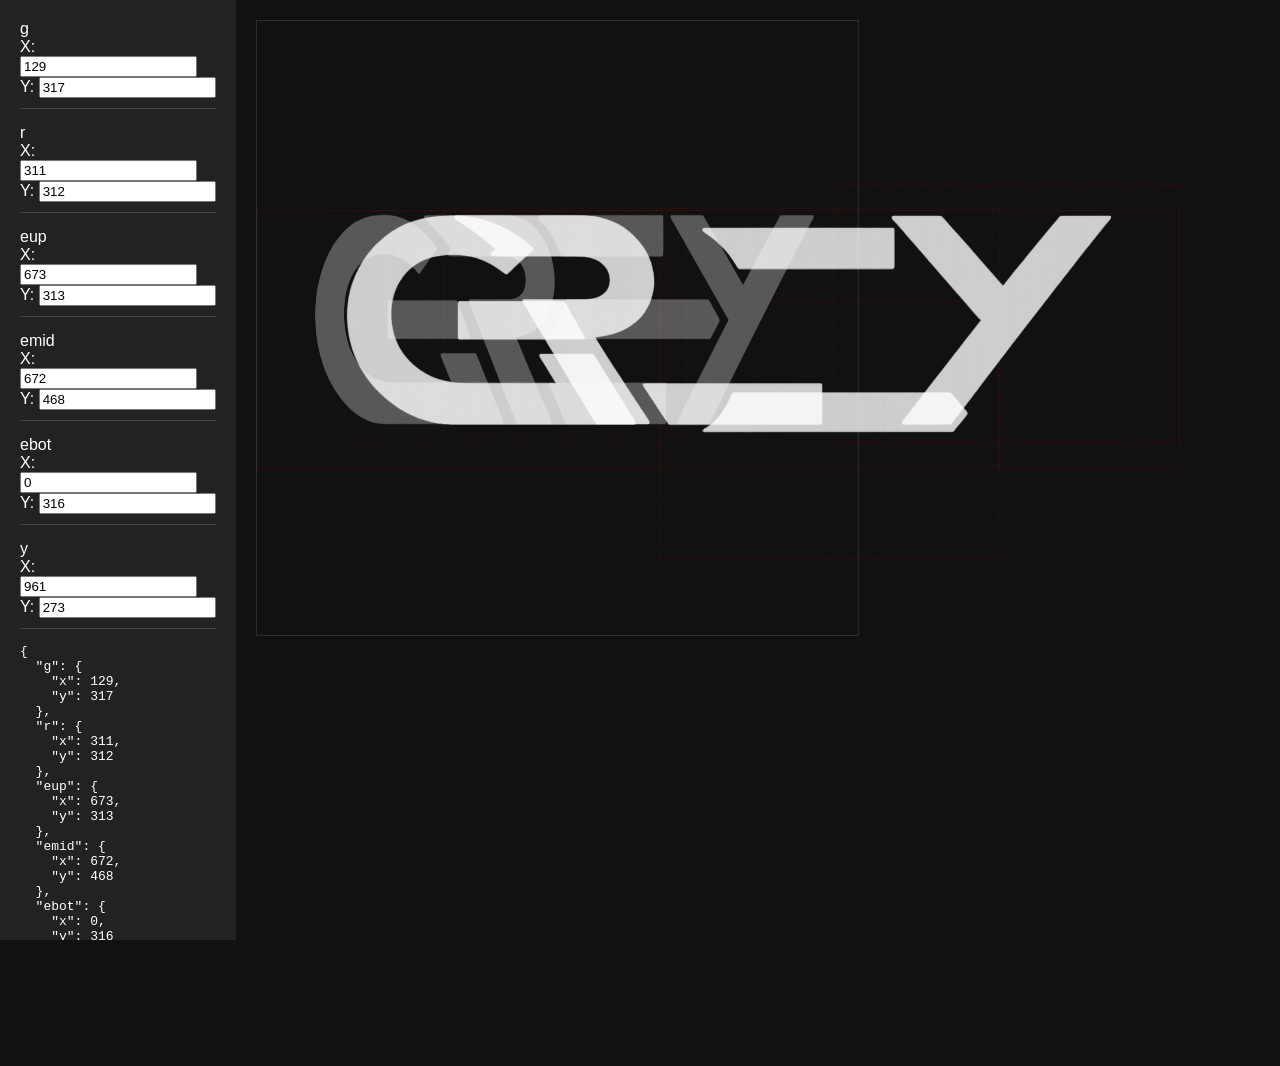
<file: align.html>
<!DOCTYPE html>
<html>
<head>
<style>
  body { background: #111; color: white; margin: 0; font-family: sans-serif; display: flex;}
  #workspace {
    position: relative;
    width: 1536px;
    height: 1024px;
    border: 1px solid #444;
    transform: scale(0.6);
    transform-origin: top left;
    margin: 20px;
  }
  .target {
    position: absolute; top:0; left:0; width:100%; height:100%;
    opacity: 0.3; pointer-events: none;
  }
  .piece { position: absolute; opacity: 0.8; mix-blend-mode: screen; border: 1px dashed rgba(255,0,0,0.3); }
  #controls { padding: 20px; background: #222; max-height: 100vh; overflow-y: auto; width: 300px;}
  .control-group { margin-bottom: 15px; border-bottom: 1px solid #444; padding-bottom: 10px;}
  input[type=range] { width: 100%; }
</style>
</head>
<body>
  <div id="controls"></div>
  <div id="workspace">
    <img src="assets/logo/actual logo.png" class="target">
  </div>
  <script>
    const pieces = [
      {id: "g", src: "g.png", x: 129, y: 317},
      {id: "r", src: "r.png", x: 311, y: 312},
      {id: "eup", src: "e.up.png", x: 673, y: 313},
      {id: "emid", src: "e.middle.png", x: 672, y: 468},
      {id: "ebot", src: "e.bottom.png", x: 0, y: 316},
      {id: "y", src: "y.png", x: 961, y: 273}
    ];

    const ws = document.getElementById('workspace');
    const ct = document.getElementById('controls');

    pieces.forEach(p => {
      // Create img
      const img = document.createElement('img');
      img.src = "assets/logo/" + p.src;
      img.className = "piece";
      img.id = "img-" + p.id;
      img.style.left = p.x + "px";
      img.style.top = p.y + "px";
      ws.appendChild(img);

      // Create controls
      const cg = document.createElement('div');
      cg.className = "control-group";
      cg.innerHTML = `
        <label>${p.id}</label><br>
        X: <input type="number" id="x-${p.id}" value="${p.x}"><br>
        Y: <input type="number" id="y-${p.id}" value="${p.y}"><br>
      `;
      ct.appendChild(cg);

      document.getElementById("x-"+p.id).addEventListener('input', (e) => {
        img.style.left = e.target.value + "px";
        dump();
      });
      document.getElementById("y-"+p.id).addEventListener('input', (e) => {
        img.style.top = e.target.value + "px";
        dump();
      });
    });

    const dumpDiv = document.createElement('pre');
    ct.appendChild(dumpDiv);

    function dump() {
      const res = {};
      pieces.forEach(p => {
        res[p.id] = {
           x: parseInt(document.getElementById("x-"+p.id).value),
           y: parseInt(document.getElementById("y-"+p.id).value)
        };
      });
      dumpDiv.innerText = JSON.stringify(res, null, 2);
    }
    dump();
  </script>
</body>
</html>
</file>
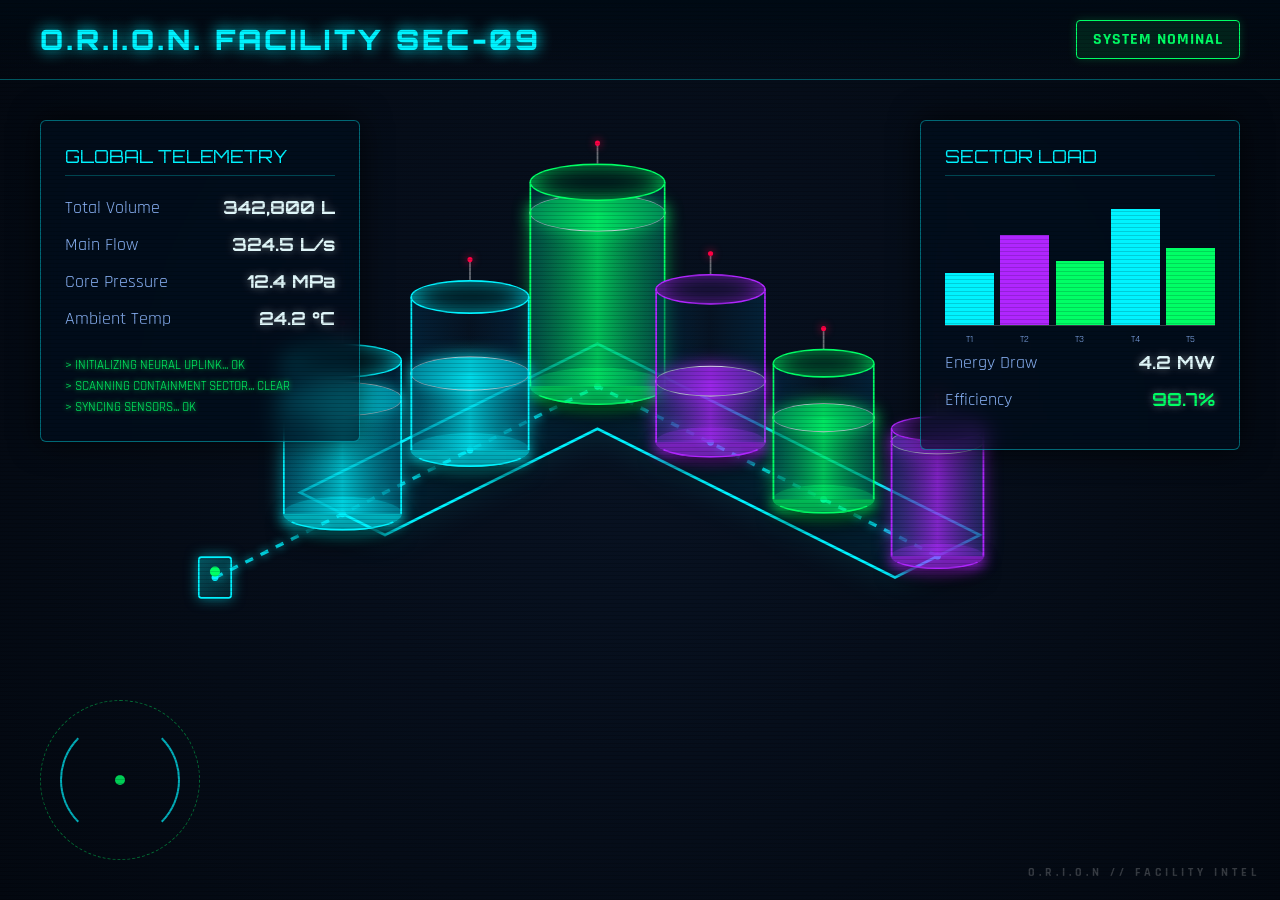
<file: futuristic-tanks.html>
<!DOCTYPE html>
<html lang="en">
<head>
    <meta charset="UTF-8">
    <meta name="viewport" content="width=device-width, initial-scale=1.0">
    <title>Futuristic Tank Telemetry - Grey Agency</title>
    <link href="https://fonts.googleapis.com/css2?family=Orbitron:wght@400;700;900&family=Rajdhani:wght@400;600;700&display=swap" rel="stylesheet">
    <style>
        :root {
            --bg-color: #030810;
            --neon-blue: #00f3ff;
            --neon-purple: #b026ff;
            --neon-green: #00ff66;
            --glass-bg: rgba(0, 15, 30, 0.65);
            --glass-border: rgba(0, 243, 255, 0.4);
            --text-main: #e0f7fa;
            --text-dim: #8ab4f8;
        }

        * { margin: 0; padding: 0; box-sizing: border-box; }
        
        body {
            background-color: var(--bg-color);
            background-image: 
                radial-gradient(circle at 50% 50%, #081222 0%, var(--bg-color) 100%),
                linear-gradient(rgba(0,243,255,0.04) 1px, transparent 1px),
                linear-gradient(90deg, rgba(0,243,255,0.04) 1px, transparent 1px);
            background-size: 100% 100%, 40px 40px, 40px 40px;
            background-position: center;
            color: var(--text-main);
            font-family: 'Rajdhani', sans-serif;
            overflow: hidden;
            height: 100vh;
            width: 100vw;
            position: relative;
        }

        body::after {
            content: "";
            position: absolute;
            inset: 0;
            background: repeating-linear-gradient(to bottom, transparent, transparent 3px, rgba(0, 0, 0, 0.3) 4px);
            pointer-events: none;
            z-index: 1000;
        }

        body::before {
            content: "O.R.I.O.N // FACILITY INTEL";
            position: absolute;
            bottom: 20px; right: 20px;
            font-size: 12px; font-weight: bold;
            color: rgba(255,255,255,0.2);
            letter-spacing: 4px; z-index: 50;
        }

        /* HEADER */
        header {
            position: absolute;
            top: 0; left: 0; width: 100%;
            padding: 20px 40px;
            display: flex;
            justify-content: space-between;
            align-items: center;
            z-index: 50;
            border-bottom: 1px solid var(--glass-border);
            background: linear-gradient(180deg, rgba(0,10,20,0.9) 0%, transparent 100%);
        }

        .logo {
            font-family: 'Orbitron', sans-serif;
            font-size: 28px;
            font-weight: 900;
            color: var(--neon-blue);
            text-shadow: 0 0 15px var(--neon-blue);
            letter-spacing: 3px;
        }

        .status-badge {
            padding: 8px 16px;
            background: rgba(0, 255, 102, 0.1);
            border: 1px solid var(--neon-green);
            color: var(--neon-green);
            border-radius: 4px;
            font-weight: bold;
            letter-spacing: 1px;
            box-shadow: 0 0 10px rgba(0, 255, 102, 0.2);
            animation: pulse-green 2s infinite;
        }

        @keyframes pulse-green {
            0% { box-shadow: 0 0 5px rgba(0, 255, 102, 0.2); }
            50% { box-shadow: 0 0 20px rgba(0, 255, 102, 0.6); }
            100% { box-shadow: 0 0 5px rgba(0, 255, 102, 0.2); }
        }

        /* PANELS */
        .panel {
            position: absolute;
            background: var(--glass-bg);
            backdrop-filter: blur(10px);
            border: 1px solid var(--glass-border);
            border-radius: 6px;
            padding: 24px;
            z-index: 40;
            box-shadow: 0 0 30px rgba(0, 0, 0, 0.7);
        }

        .panel-left { top: 120px; left: 40px; width: 320px; }
        .panel-right { top: 120px; right: 40px; width: 320px; }

        .panel-title {
            font-family: 'Orbitron', sans-serif;
            font-size: 18px;
            color: var(--neon-blue);
            margin-bottom: 20px;
            border-bottom: 1px solid rgba(0, 243, 255, 0.3);
            padding-bottom: 8px;
        }

        .data-row {
            display: flex;
            justify-content: space-between;
            margin-bottom: 14px;
            font-size: 18px;
        }
        
        .data-label { color: var(--text-dim); }
        .data-value { font-weight: bold; font-family: 'Orbitron', sans-serif; text-shadow: 0 0 8px rgba(255,255,255,0.4); }

        .console-text {
            margin-top: 25px;
            font-size: 13px;
            color: var(--neon-green);
            line-height: 1.6;
            text-shadow: 0 0 5px var(--neon-green);
        }

        /* SCENE WRAPPER */
        #scene {
            position: absolute;
            top: 50%; left: 50%;
            transform: translate(-50%, -50%) scale(1);
            width: 1100px;
            height: 750px;
            perspective: 1000px;
        }

        @media (max-width: 1400px) { #scene { transform: translate(-50%, -50%) scale(0.85); } }
        @media (max-width: 1100px) { #scene { transform: translate(-50%, -50%) scale(0.65); } }

        /* FLOOR / CONTAINMENT WALL */
        .containment-wall {
            position: absolute;
            top: 0; left: 0;
            width: 100%; height: 100%;
            z-index: 1;
            pointer-events: none;
        }

        .containment-svg {
            width: 100%; height: 100%;
            filter: drop-shadow(0 0 20px rgba(0, 243, 255, 0.2));
        }

        /* PIPES */
        .pipe-svg {
            position: absolute;
            top: 0; left: 0; width: 100%; height: 100%; z-index: 5; pointer-events: none;
        }
        .pipe-path {
            fill: none;
            stroke: rgba(0, 243, 255, 0.8);
            stroke-width: 4;
            stroke-dasharray: 10, 10;
            filter: drop-shadow(0 0 5px var(--neon-blue));
            animation: dash 1s linear infinite reverse;
        }
        @keyframes dash { to { stroke-dashoffset: 40; } }

        /* TANK CSS */
        .tank-wrapper {
            position: absolute;
            transition: transform 0.3s ease, filter 0.3s ease;
        }

        .tank-wrapper:hover {
            transform: translateY(-15px);
            filter: brightness(1.3) contrast(1.1);
            z-index: 100 !important;
        }

        .tank { position: relative; width: 100%; height: 100%; }

        .tank-liquid-bottom {
            position: absolute; left: 0; width: 100%;
            border-radius: 50%; z-index: 1;
        }

        .tank-liquid-body {
            position: absolute; bottom: 0; left: 0; width: 100%;
            z-index: 2; transition: height 1s ease-in-out;
        }

        .tank-liquid-top {
            position: absolute; left: 0; width: 100%;
            border-radius: 50%; z-index: 3; transition: bottom 1s ease-in-out;
        }

        .tank-shell-bottom {
            position: absolute; left: 0; width: 100%;
            border-radius: 50%; z-index: 4;
            border: 2px solid transparent; 
            pointer-events: none;
        }

        .tank-shell-body {
            position: absolute; top: 0; left: 0; width: 100%; height: 100%;
            border-left: 2px solid; border-right: 2px solid;
            background: linear-gradient(90deg, rgba(0,50,80,0.5), rgba(0,50,80,0.1) 50%, rgba(0,50,80,0.5));
            z-index: 5; pointer-events: auto; cursor: crosshair;
        }

        .tank-top {
            position: absolute; left: 0; width: 100%;
            border-radius: 50%; z-index: 6;
            background: rgba(0, 15, 25, 0.95);
            border: 2px solid;
        }

        /* TOOLTIP */
        .tank-tooltip {
            position: absolute;
            top: -120px;
            left: 50%;
            transform: translateX(-50%);
            background: rgba(0, 10, 20, 0.95);
            border: 1px solid var(--neon-blue);
            color: white;
            padding: 12px 16px;
            border-radius: 4px;
            width: 170px;
            pointer-events: none;
            opacity: 0;
            transition: opacity 0.3s;
            z-index: 200;
            box-shadow: 0 0 20px rgba(0, 243, 255, 0.5);
        }

        .tank-wrapper:hover .tank-tooltip { opacity: 1; }

        .tooltip-title { font-family: 'Orbitron', sans-serif; font-size: 16px; font-weight: bold; color: var(--neon-blue); margin-bottom: 8px; border-bottom: 1px solid rgba(0,243,255,0.3); padding-bottom: 4px; }
        .tooltip-data { font-size: 14px; display: flex; justify-content: space-between; margin-bottom: 4px; }
        .tooltip-data span:first-child { color: var(--text-dim); }

        /* Small Pump Box */
        .pump-box {
            position: absolute;
            width: 40px; height: 50px;
            background: linear-gradient(135deg, rgba(0,243,255,0.3), rgba(0,243,255,0.1));
            border: 2px solid var(--neon-blue);
            box-shadow: 0 0 15px rgba(0,243,255,0.5);
            z-index: 35;
            display: flex;
            align-items: flex-start; justify-content: center;
            padding-top: 10px;
            border-radius: 4px;
        }
        .pump-box::after {
            content: ""; width: 12px; height: 12px; border-radius: 50%; background: var(--neon-green);
            animation: blink 0.8s infinite alternate;
        }
        @keyframes blink { 0% { opacity: 0.3; box-shadow: 0 0 0 var(--neon-green); } 100% { opacity: 1; box-shadow: 0 0 15px var(--neon-green); } }

        /* HUD Circle */
        .hud-circle {
            position: absolute;
            bottom: 40px; left: 40px;
            width: 160px; height: 160px;
            border-radius: 50%;
            border: 1px dashed rgba(0, 255, 102, 0.4);
            display: flex;
            align-items: center; justify-content: center;
            animation: spin 40s linear infinite;
        }
        .hud-circle-inner {
            width: 120px; height: 120px;
            border-radius: 50%;
            border: 2px solid rgba(0, 243, 255, 0.7);
            border-top-color: transparent;
            border-bottom-color: transparent;
            animation: spin 15s linear infinite reverse;
        }
        .hud-crosshair {
            position: absolute; width: 10px; height: 10px; background: rgba(0,255,102,0.8); border-radius: 50%;
        }

        /* Sector Bar Chart */
        .chart-bar { transition: height 0.5s ease; width: 18%; position: relative; }
        .chart-bar::before { content: ""; position: absolute; bottom: -20px; width: 100%; text-align: center; font-size: 10px; color: var(--text-dim); }
        .chart-bar:nth-child(1)::before { content: "T1"; } .chart-bar:nth-child(2)::before { content: "T2"; }
        .chart-bar:nth-child(3)::before { content: "T3"; } .chart-bar:nth-child(4)::before { content: "T4"; }
        .chart-bar:nth-child(5)::before { content: "T5"; }
    </style>
</head>
<body>

    <header>
        <div class="logo">O.R.I.O.N. FACILITY SEC-09</div>
        <div class="status-badge" id="system-status">SYSTEM NOMINAL</div>
    </header>

    <div class="panel panel-left">
        <div class="panel-title">GLOBAL TELEMETRY</div>
        <div class="data-row">
            <span class="data-label">Total Volume</span>
            <span class="data-value" id="tot-cap">342,800 L</span>
        </div>
        <div class="data-row">
            <span class="data-label">Main Flow</span>
            <span class="data-value" id="flow-rate">324.5 L/s</span>
        </div>
        <div class="data-row">
            <span class="data-label">Core Pressure</span>
            <span class="data-value">12.4 MPa</span>
        </div>
        <div class="data-row">
            <span class="data-label">Ambient Temp</span>
            <span class="data-value">24.2 °C</span>
        </div>
        <div class="console-text" id="console-output">
            > INITIALIZING NEURAL UPLINK... OK<br>
            > SCANNING CONTAINMENT SECTOR... CLEAR<br>
            > SYNCING SENSORS... OK
        </div>
    </div>

    <div class="panel panel-right">
        <div class="panel-title">SECTOR LOAD</div>
        <div style="height: 130px; display: flex; align-items: flex-end; justify-content: space-between; border-bottom: 1px solid rgba(255,255,255,0.2); margin-bottom: 25px;">
            <div class="chart-bar" style="height: 40%; background: var(--neon-blue);"></div>
            <div class="chart-bar" style="height: 70%; background: var(--neon-purple);"></div>
            <div class="chart-bar" style="height: 50%; background: var(--neon-green);"></div>
            <div class="chart-bar" style="height: 90%; background: var(--neon-blue);"></div>
            <div class="chart-bar" style="height: 60%; background: var(--neon-green);"></div>
        </div>
        <div class="data-row">
            <span class="data-label">Energy Draw</span>
            <span class="data-value">4.2 MW</span>
        </div>
        <div class="data-row">
            <span class="data-label">Efficiency</span>
            <span class="data-value" style="color: var(--neon-green);">98.7%</span>
        </div>
    </div>

    <div class="hud-circle">
        <div class="hud-circle-inner"></div>
        <div class="hud-crosshair"></div>
    </div>

    <div id="scene">
        <!-- SVG Containment Tray & Wiring -->
        <div class="containment-wall">
            <svg class="containment-svg" viewBox="0 0 1100 750">
                <!-- Outer Base L-Shape Polygon -->
                <polygon points="500,250 150,425 250,475 500,350 850,525 950,475" 
                         fill="rgba(0, 25, 45, 0.45)" 
                         stroke="var(--neon-blue)" 
                         stroke-width="3" />
                
                <!-- Inner Base Line Highlights to imply structure -->
                <path d="M150,425 L500,250 L950,475" fill="none" stroke="rgba(0,243,255,0.5)" stroke-width="1.5" />
                <path d="M250,475 L500,350 L850,525" fill="none" stroke="rgba(0,243,255,0.5)" stroke-width="1.5" />
            </svg>
        </div>

        <svg class="pipe-svg" viewBox="0 0 1100 750">
            <!-- Feed lines branching out from central pump -->
            <path class="pipe-path" d="M50,525 L500,300 L900,500" />
            <circle cx="50" cy="525" r="4" fill="var(--neon-blue)" />
            <circle cx="200" cy="450" r="4" fill="var(--neon-blue)" />
            <circle cx="350" cy="375" r="4" fill="var(--neon-blue)" />
            <circle cx="500" cy="300" r="4" fill="var(--neon-blue)" />
            <circle cx="633" cy="366" r="4" fill="var(--neon-blue)" />
            <circle cx="766" cy="433" r="4" fill="var(--neon-blue)" />
            <circle cx="900" cy="500" r="4" fill="var(--neon-blue)" />
        </svg>

        <!-- Dynamic Tanks will be injected here via JS -->
    </div>

    <script>
        // Tank Layout Data reflecting the actual isometric engineering limits
        const tanksData = [
            { id: 'T-01', x: 130, y: 270, w: 140, h: 180, z: 60, color: '#00f3ff', level: 75, temp: '-162°C' }, // Front Left
            { id: 'T-02', x: 280, y: 195, w: 140, h: 180, z: 50, color: '#00f3ff', level: 50, temp: '-160°C' }, // Mid Left
            { id: 'T-03', x: 420, y: 60,  w: 160, h: 240, z: 40, color: '#00ff66', level: 85, temp: '-164°C' }, // Main Corner Back
            { id: 'T-04', x: 568, y: 186, w: 130, h: 180, z: 45, color: '#b026ff', level: 40, temp: '-158°C' }, // Mid Right
            { id: 'T-05', x: 706, y: 273, w: 120, h: 160, z: 55, color: '#00ff66', level: 60, temp: '-161°C' }, // Far Right 1
            { id: 'T-06', x: 845, y: 350, w: 110, h: 150, z: 65, color: '#b026ff', level: 90, temp: '-163°C' }, // Far Right Front
        ];

        const scene = document.getElementById('scene');

        // Draw Pump Box
        const pump = document.createElement('div');
        pump.className = 'pump-box';
        pump.style.left = '30px'; // Centers around 50px
        pump.style.top = '500px'; 
        scene.appendChild(pump);

        tanksData.forEach(tank => {
            const ry = tank.w * 0.28; // Dynamic isometric radius

            const liqBodyBg = `linear-gradient(90deg, ${tank.color}55 0%, ${tank.color}cc 50%, ${tank.color}55 100%)`;
            const liqBotBg = `${tank.color}99`;
            const liqTopBg = `${tank.color}dd`;

            const wrapper = document.createElement('div');
            wrapper.className = 'tank-wrapper';
            wrapper.style.left = tank.x + 'px';
            wrapper.style.top = tank.y + 'px';
            wrapper.style.width = tank.w + 'px';
            wrapper.style.height = tank.h + 'px';
            wrapper.style.zIndex = tank.z;

            wrapper.innerHTML = `
                <div class="tank-tooltip">
                    <div class="tooltip-title">TANK ${tank.id}</div>
                    <div class="tooltip-data"><span>Fill Level:</span> <span class="fill-lbl" style="color: ${tank.color};">${tank.level}%</span></div>
                    <div class="tooltip-data"><span>Contents:</span> <span style="font-weight: bold;">LNG</span></div>
                    <div class="tooltip-data"><span>Temperature:</span> <span>${tank.temp}</span></div>
                </div>

                <div class="tank-antenna" style="position: absolute; top: ${-ry/2 - 25}px; left: 50%; width: 2px; height: 25px; background: rgba(255,255,255,0.4); transform: translateX(-50%); z-index: 10;"></div>
                <div class="tank-antenna-dot" style="position: absolute; top: ${-ry/2 - 27}px; left: 50%; width: 6px; height: 6px; background: #ff0044; border-radius: 50%; transform: translateX(-50%); z-index: 11; animation: blink ${Math.random() + 0.5}s infinite alternate; box-shadow: 0 0 10px #ff0044;"></div>
                
                <div class="tank">
                    <div class="tank-liquid-bottom" style="bottom: ${-ry/2}px; height: ${ry}px; background: ${liqBotBg}; box-shadow: 0 5px 15px ${tank.color};"></div>
                    <div class="tank-liquid-body" style="height: ${tank.level}%; background: ${liqBodyBg}; box-shadow: 0 0 20px ${tank.color}88;"></div>
                    <div class="tank-liquid-top" style="bottom: calc(${tank.level}% - ${ry/2}px); height: ${ry}px; background: ${liqTopBg}; border: 1px solid rgba(255,255,255,0.9); box-shadow: 0 0 20px ${tank.color}ff;"></div>
                    
                    <div class="tank-shell-bottom" style="bottom: ${-ry/2}px; height: ${ry}px; border-bottom-color: ${tank.color}; box-shadow: 0 15px 25px -5px rgba(0,0,0,0.9);"></div>
                    <div class="tank-shell-body" style="border-left-color: ${tank.color}; border-right-color: ${tank.color};"></div>
                    <div class="tank-top" style="top: ${-ry/2}px; height: ${ry}px; border-color: ${tank.color}; box-shadow: inset 0 0 25px ${tank.color}aa;"></div>
                </div>
            `;
            
            scene.appendChild(wrapper);

            // Animate Liquid Level
            setInterval(() => {
                const body = wrapper.querySelector('.tank-liquid-body');
                const top = wrapper.querySelector('.tank-liquid-top');
                const lbl = wrapper.querySelector('.fill-lbl');
                
                let newLevel = tank.level + (Math.random() * 6 - 3);
                if(newLevel > 95) newLevel = 95;
                if(newLevel < 10) newLevel = 10;
                tank.level = newLevel;
                
                body.style.height = tank.level + '%';
                top.style.bottom = `calc(${tank.level}% - ${ry/2}px)`;
                lbl.innerText = tank.level.toFixed(1) + '%';
            }, 3000 + Math.random() * 3000);
        });

        // Flow rate randomizer
        setInterval(() => {
            document.getElementById('flow-rate').innerText = (320 + Math.random() * 10).toFixed(1) + ' L/s';
        }, 1500);

        // Fun console lines
        const consoleEl = document.getElementById('console-output');
        const phrases = [
            "> ADJUSTING VALVES...",
            "> COMPRESSOR V-02 OPTIMAL",
            "> PRESSURE STABILIZED",
            "> RUNNING DIAGNOSTICS...",
            "> RECALIBRATING METRICS",
            "> FLOW RATE NOMINAL"
        ];
        setInterval(() => {
            const arr = consoleEl.innerHTML.split('<br>').map(s => s.trim()).filter(s => s);
            if(arr.length > 3) arr.shift();
            arr.push(phrases[Math.floor(Math.random() * phrases.length)]);
            consoleEl.innerHTML = arr.join('<br>') + '<br>';
        }, 4000);

    </script>
</body>
</html>
</file>
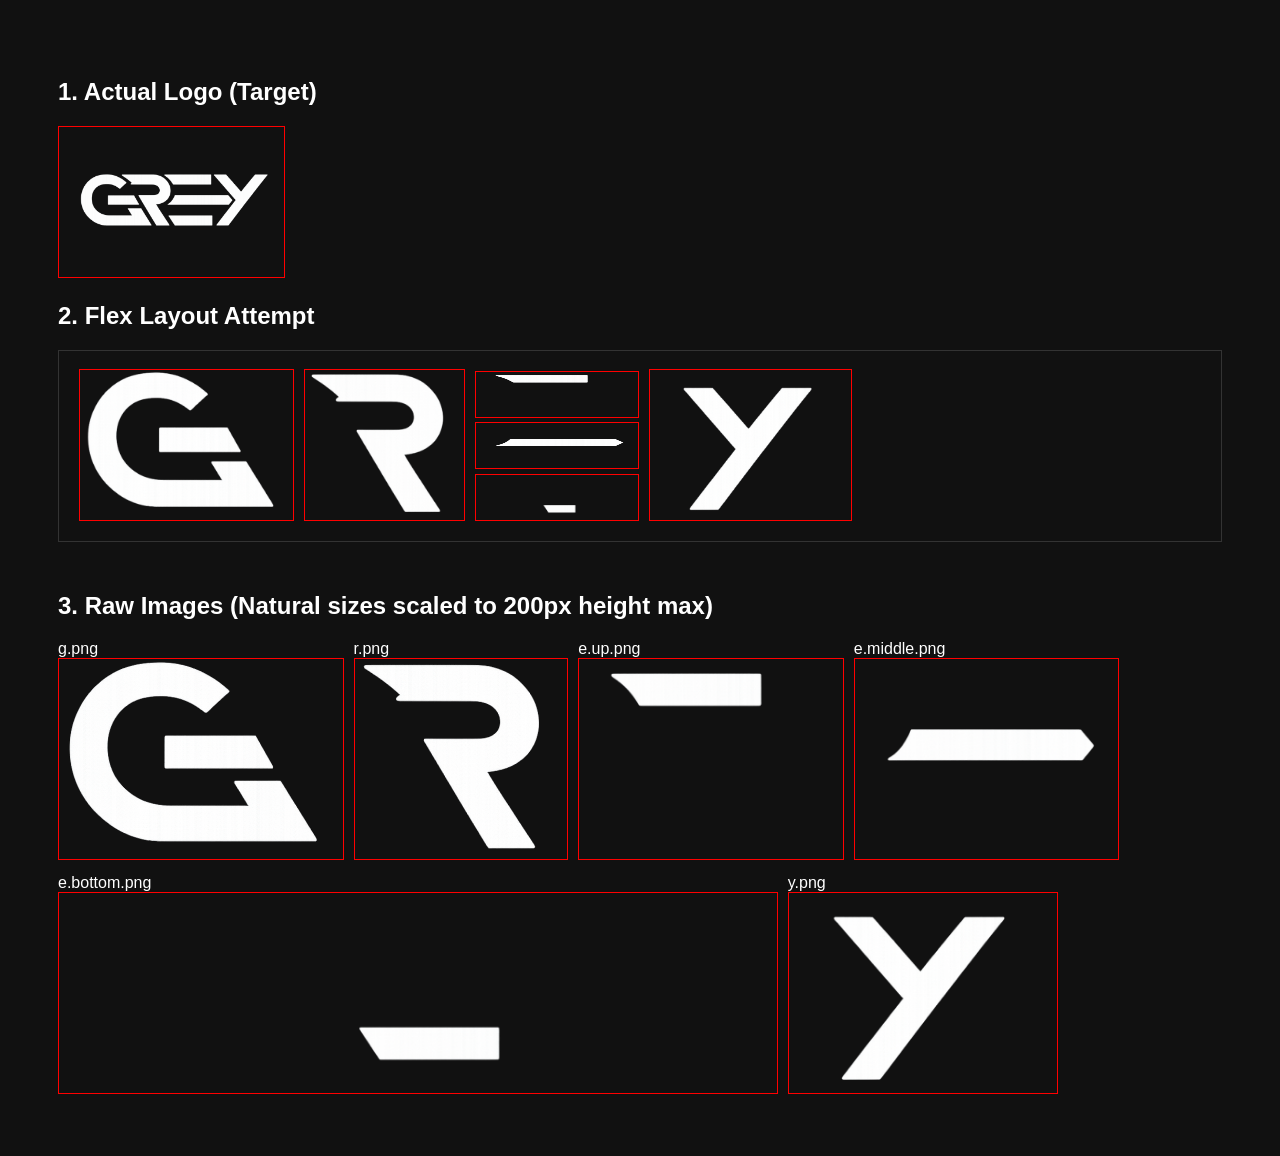
<file: test_logo.html>
<!DOCTYPE html>
<html>
<head>
<style>
  body { background: #111; color: white; padding: 50px; font-family: sans-serif; }
  .row { display: flex; align-items: flex-end; gap: 10px; margin-bottom: 50px; border: 1px solid #333; padding: 20px;}
  .col { display: flex; flex-direction: column; justify-content: space-between; }
  img { border: 1px solid red; }
</style>
</head>
<body>
  <h2>1. Actual Logo (Target)</h2>
  <img src="assets/logo/actual logo.png" style="height: 150px;">

  <h2>2. Flex Layout Attempt</h2>
  <div class="row" style="height: 150px;">
    <img src="assets/logo/g.png" style="height: 100%;">
    <img src="assets/logo/r.png" style="height: 100%;">
    <div class="col" style="height: 100%;">
      <img src="assets/logo/e.up.png" style="height: 30%;">
      <img src="assets/logo/e.middle.png" style="height: 30%;">
      <img src="assets/logo/e.bottom.png" style="height: 30%;">
    </div>
    <img src="assets/logo/y.png" style="height: 100%;">
  </div>

  <h2>3. Raw Images (Natural sizes scaled to 200px height max)</h2>
  <div style="display:flex; flex-wrap:wrap; gap: 10px;">
    <div>g.png<br><img src="assets/logo/g.png" style="max-height: 200px"></div>
    <div>r.png<br><img src="assets/logo/r.png" style="max-height: 200px"></div>
    <div>e.up.png<br><img src="assets/logo/e.up.png" style="max-height: 200px"></div>
    <div>e.middle.png<br><img src="assets/logo/e.middle.png" style="max-height: 200px"></div>
    <div>e.bottom.png<br><img src="assets/logo/e.bottom.png" style="max-height: 200px"></div>
    <div>y.png<br><img src="assets/logo/y.png" style="max-height: 200px"></div>
  </div>
</body>
</html>
</file>
